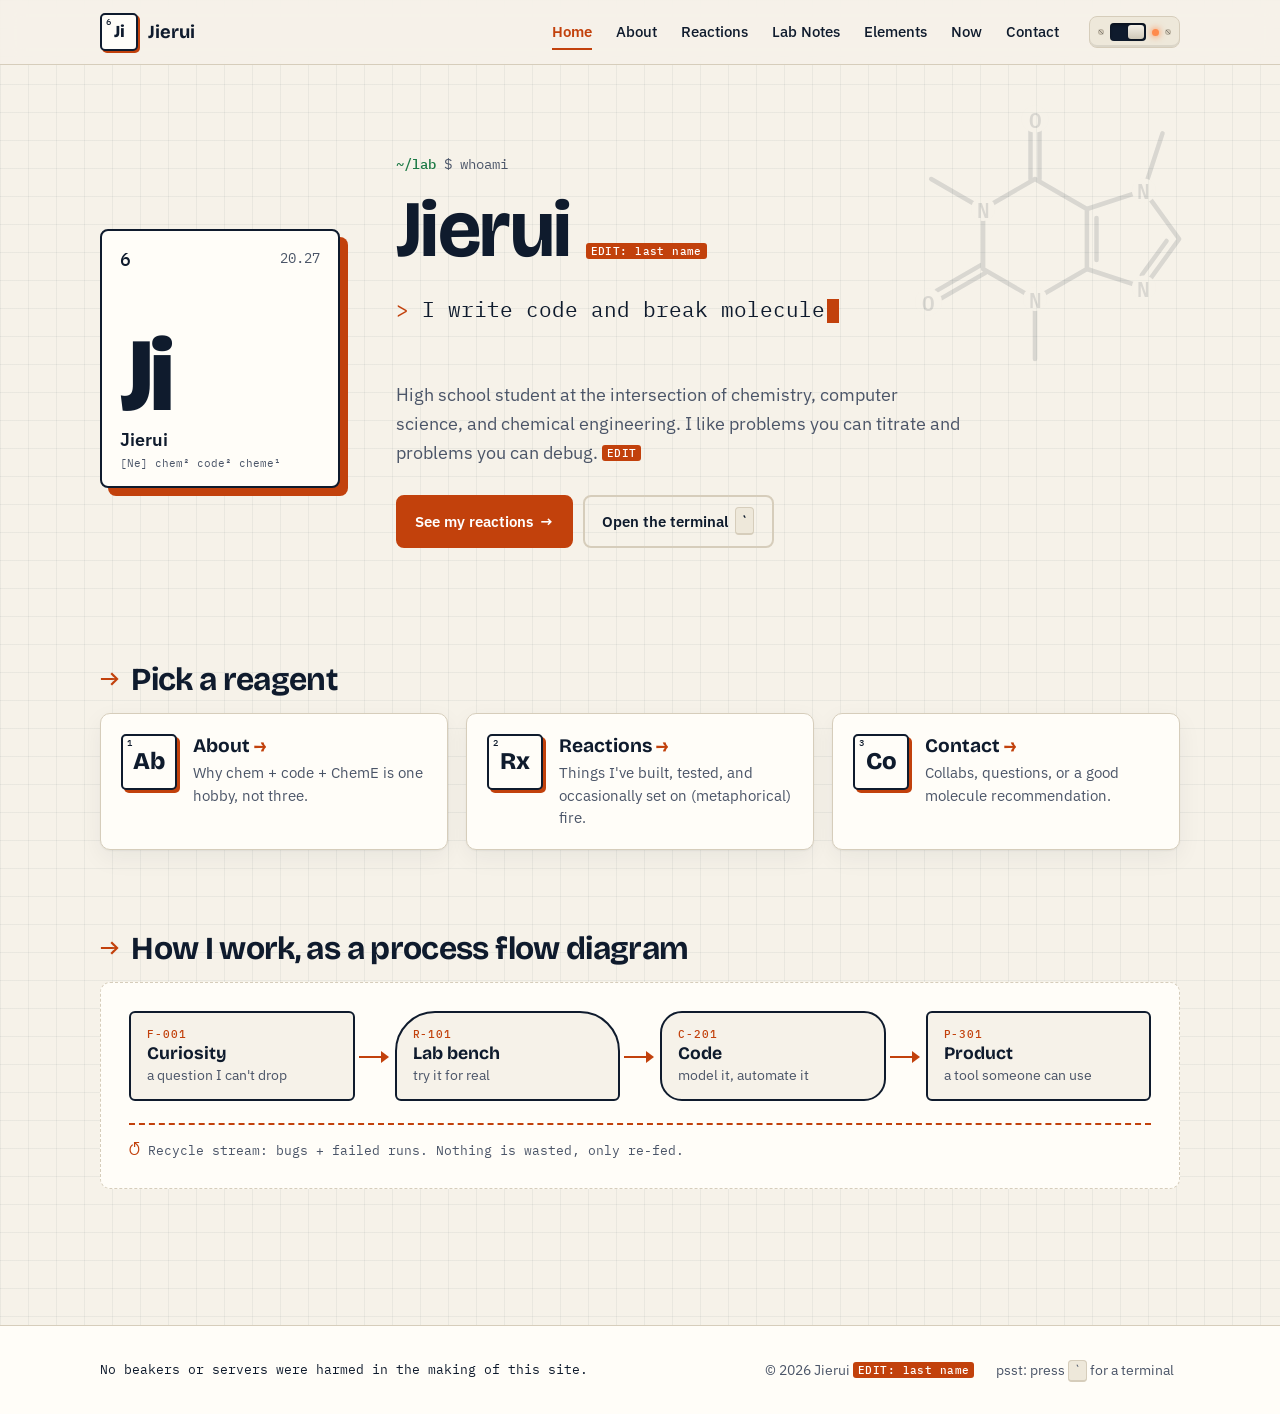
<file: index.html>
<!doctype html>
<html lang="en">
<head>
  <meta charset="utf-8">
  <meta name="viewport" content="width=device-width, initial-scale=1">
  <title>Jierui · chem, code & ChemE</title>
  <meta name="description" content="Jierui: high school student into chemistry, computer science, and chemical engineering.">
  <script>
    /* Set theme + "js" flag before first paint so there's no flash. */
    (function () {
      var d = document.documentElement, t;
      d.classList.add("js");
      try { t = localStorage.getItem("theme"); } catch (e) {}
      if (t !== "light" && t !== "dark") t = matchMedia("(prefers-color-scheme: dark)").matches ? "dark" : "light";
      d.dataset.theme = t;
    })();
  </script>
  <link rel="icon" href="favicon.svg" type="image/svg+xml">
  <link rel="preconnect" href="https://fonts.googleapis.com">
  <link rel="preconnect" href="https://fonts.gstatic.com" crossorigin>
  <link rel="stylesheet" href="https://fonts.googleapis.com/css2?family=Bricolage+Grotesque:opsz,wght@12..96,500..800&family=IBM+Plex+Mono:wght@400;500;600&family=IBM+Plex+Sans:ital,wght@0,400;0,500;0,600;1,400&display=swap">
  <link rel="stylesheet" href="styles.css">
  <script src="data.js" defer></script>
  <script src="script.js" defer></script>
</head>
<body data-page="home">
  <a class="skip-link" href="#main">Skip to content</a>
  <header class="site-header" id="site-header"></header>

  <main id="main" tabindex="-1">
    <noscript><p class="wrap" style="padding-top:40px">This site builds its pages with JavaScript (it's a code kid's site, of course there's a script). Please turn it on to see the content.</p></noscript>
    <section class="wrap hero" aria-labelledby="hero-name">
      <div id="hero-tile"></div>
      <div class="hero-text">
        <p class="prompt"><span class="prompt-path">~/lab</span> $ whoami</p>
        <h1 id="hero-name">Jierui</h1>
        <p class="tagline" id="tagline"></p>
        <p class="hero-intro" id="hero-intro"></p>
        <p class="link-row">
          <a class="btn" href="projects.html">See my reactions <span aria-hidden="true">→</span></a>
          <button class="btn btn--ghost" type="button" data-terminal>Open the terminal <kbd aria-hidden="true">`</kbd></button>
        </p>
      </div>
      <div class="hero-molecule" data-molecule></div>
    </section>

    <section class="wrap section" aria-labelledby="start-title">
      <h2 class="section-title" id="start-title">Pick a reagent</h2>
      <ul class="home-tiles" id="home-tiles"></ul>
    </section>

    <section class="wrap section" aria-labelledby="pfd-title">
      <h2 class="section-title" id="pfd-title">How I work, as a process flow diagram</h2>
      <div class="pfd" id="pfd"></div>
    </section>
  </main>

  <footer class="site-footer" id="site-footer"></footer>
</body>
</html>
</file>
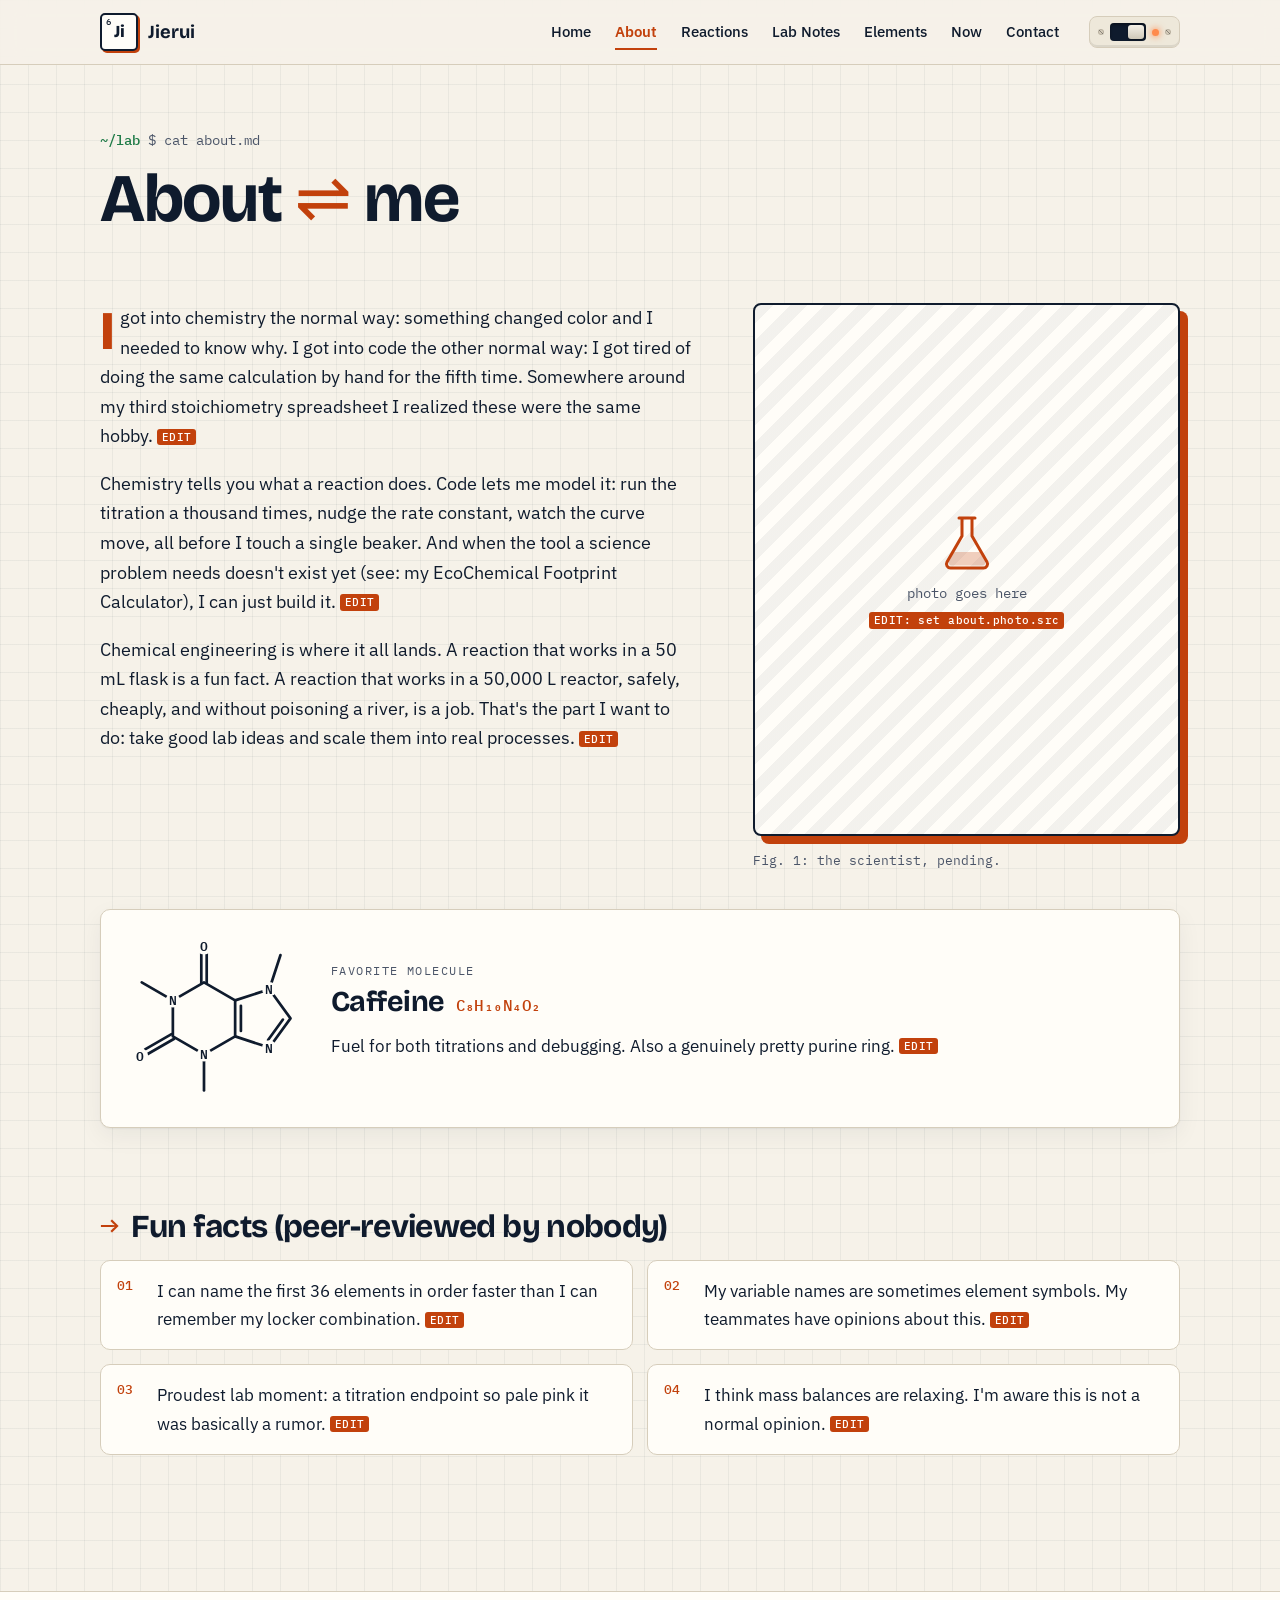
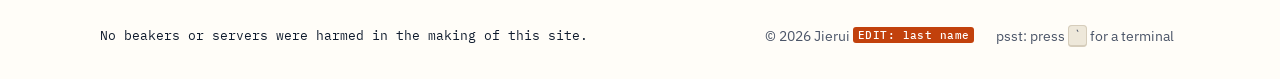
<file: about.html>
<!doctype html>
<html lang="en">
<head>
  <meta charset="utf-8">
  <meta name="viewport" content="width=device-width, initial-scale=1">
  <title>About · Jierui</title>
  <meta name="description" content="Why chemistry, computer science, and chemical engineering are one hobby, not three.">
  <script>
    /* Set theme + "js" flag before first paint so there's no flash. */
    (function () {
      var d = document.documentElement, t;
      d.classList.add("js");
      try { t = localStorage.getItem("theme"); } catch (e) {}
      if (t !== "light" && t !== "dark") t = matchMedia("(prefers-color-scheme: dark)").matches ? "dark" : "light";
      d.dataset.theme = t;
    })();
  </script>
  <link rel="icon" href="favicon.svg" type="image/svg+xml">
  <link rel="preconnect" href="https://fonts.googleapis.com">
  <link rel="preconnect" href="https://fonts.gstatic.com" crossorigin>
  <link rel="stylesheet" href="https://fonts.googleapis.com/css2?family=Bricolage+Grotesque:opsz,wght@12..96,500..800&family=IBM+Plex+Mono:wght@400;500;600&family=IBM+Plex+Sans:ital,wght@0,400;0,500;0,600;1,400&display=swap">
  <link rel="stylesheet" href="styles.css">
  <script src="data.js" defer></script>
  <script src="script.js" defer></script>
</head>
<body data-page="about">
  <a class="skip-link" href="#main">Skip to content</a>
  <header class="site-header" id="site-header"></header>

  <main id="main" tabindex="-1">
    <noscript><p class="wrap" style="padding-top:40px">This site builds its pages with JavaScript (it's a code kid's site, of course there's a script). Please turn it on to see the content.</p></noscript>
    <section class="wrap page-head">
      <p class="prompt"><span class="prompt-path">~/lab</span> $ cat about.md</p>
      <h1>About <span class="rx-arrow" aria-hidden="true">⇌</span> me</h1>

    </section>

    <section class="wrap about-grid">
      <div class="about-text" id="about-text"></div>
      <figure class="photo reveal">
        <div id="about-photo"></div>
        <figcaption id="about-photo-caption"></figcaption>
      </figure>
    </section>

    <section class="wrap section">
      <div class="card fav-molecule reveal" id="fav-molecule"></div>
    </section>

    <section class="wrap section" aria-labelledby="facts-title">
      <h2 class="section-title" id="facts-title">Fun facts (peer-reviewed by nobody)</h2>
      <ul class="fun-facts" id="fun-facts"></ul>
    </section>
  </main>

  <footer class="site-footer" id="site-footer"></footer>
</body>
</html>
</file>
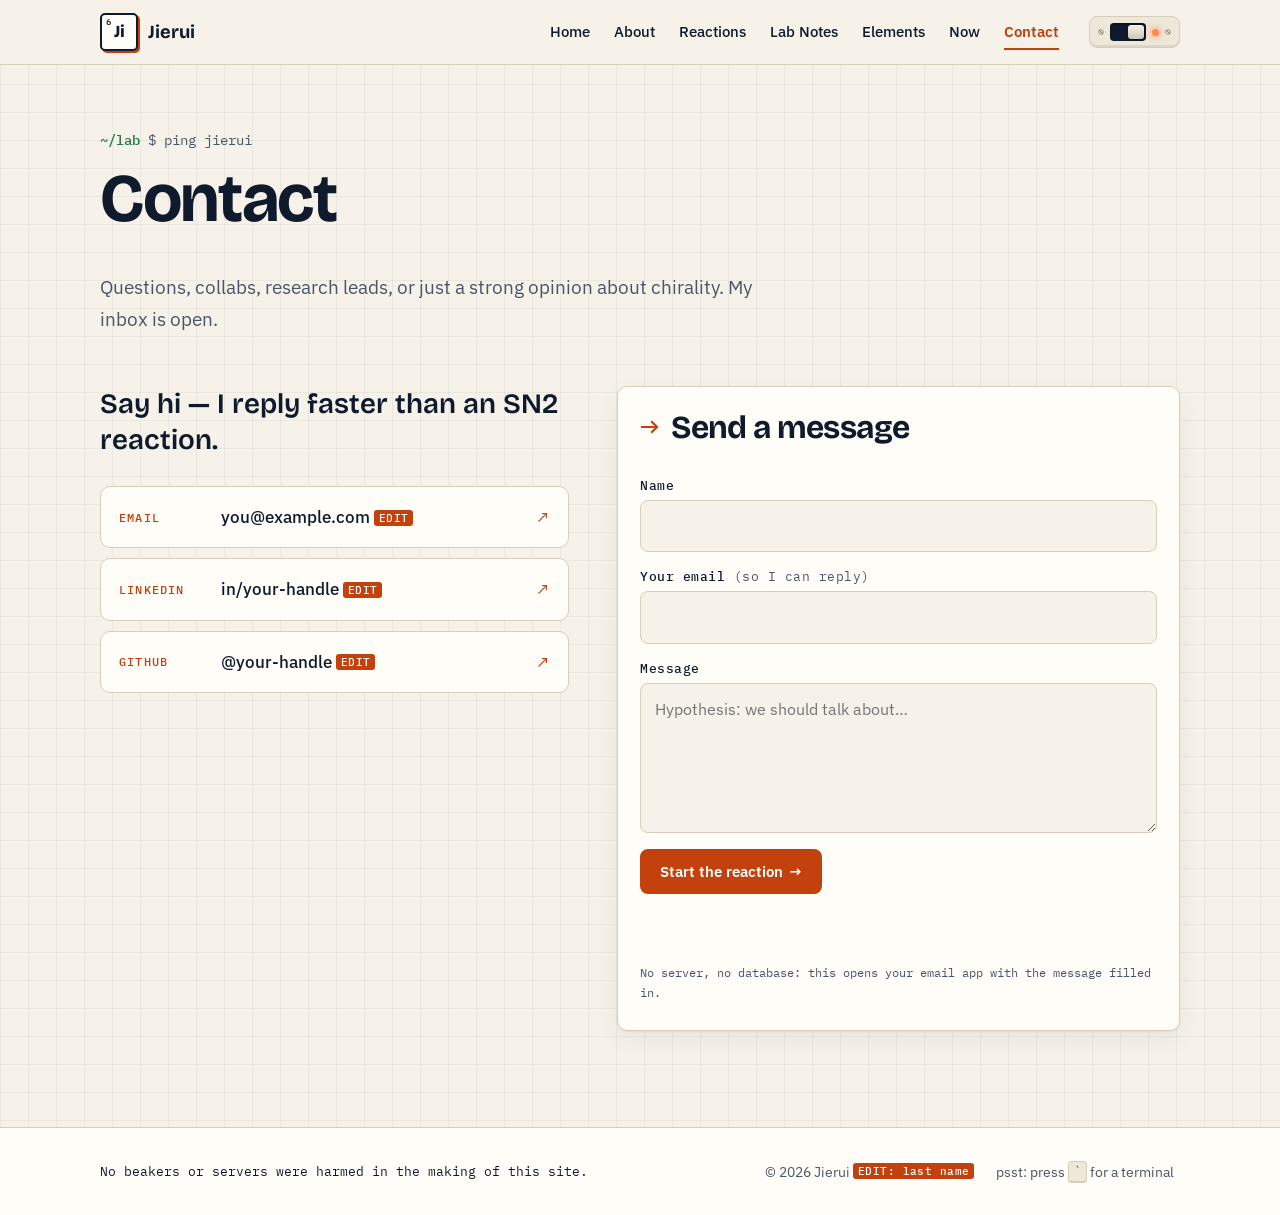
<file: contact.html>
<!doctype html>
<html lang="en">
<head>
  <meta charset="utf-8">
  <meta name="viewport" content="width=device-width, initial-scale=1">
  <title>Contact · Jierui</title>
  <meta name="description" content="Email, LinkedIn, GitHub, or a message straight from this page.">
  <script>
    /* Set theme + "js" flag before first paint so there's no flash. */
    (function () {
      var d = document.documentElement, t;
      d.classList.add("js");
      try { t = localStorage.getItem("theme"); } catch (e) {}
      if (t !== "light" && t !== "dark") t = matchMedia("(prefers-color-scheme: dark)").matches ? "dark" : "light";
      d.dataset.theme = t;
    })();
  </script>
  <link rel="icon" href="favicon.svg" type="image/svg+xml">
  <link rel="preconnect" href="https://fonts.googleapis.com">
  <link rel="preconnect" href="https://fonts.gstatic.com" crossorigin>
  <link rel="stylesheet" href="https://fonts.googleapis.com/css2?family=Bricolage+Grotesque:opsz,wght@12..96,500..800&family=IBM+Plex+Mono:wght@400;500;600&family=IBM+Plex+Sans:ital,wght@0,400;0,500;0,600;1,400&display=swap">
  <link rel="stylesheet" href="styles.css">
  <script src="data.js" defer></script>
  <script src="script.js" defer></script>
</head>
<body data-page="contact">
  <a class="skip-link" href="#main">Skip to content</a>
  <header class="site-header" id="site-header"></header>

  <main id="main" tabindex="-1">
    <noscript><p class="wrap" style="padding-top:40px">This site builds its pages with JavaScript (it's a code kid's site, of course there's a script). Please turn it on to see the content.</p></noscript>
    <section class="wrap page-head">
      <p class="prompt"><span class="prompt-path">~/lab</span> $ ping jierui</p>
      <h1>Contact</h1>
      <p class="lede" id="page-lede"></p>
    </section>

    <section class="wrap contact-grid">
      <div>
        <p class="contact-line" id="contact-line"></p>
        <ul class="contact-links" id="contact-links"></ul>
      </div>

      <form class="card form" id="contact-form" method="post" enctype="text/plain" action="mailto:">
        <h2 class="section-title">Send a message</h2>
        <div class="field">
          <label for="f-name">Name</label>
          <input id="f-name" name="name" type="text" autocomplete="name" required>
        </div>
        <div class="field">
          <label for="f-email">Your email <span class="hint">(so I can reply)</span></label>
          <input id="f-email" name="email" type="email" autocomplete="email">
        </div>
        <div class="field">
          <label for="f-msg">Message</label>
          <textarea id="f-msg" name="message" required placeholder="Hypothesis: we should talk about…"></textarea>
        </div>
        <p><button class="btn" type="submit">Start the reaction <span aria-hidden="true">→</span></button></p>
        <p class="form-status" id="form-status" role="status"></p>
        <p class="kicker" style="text-transform:none;letter-spacing:0">No server, no database: this opens your email app with the message filled in.</p>
      </form>
    </section>
  </main>

  <footer class="site-footer" id="site-footer"></footer>
</body>
</html>
</file>
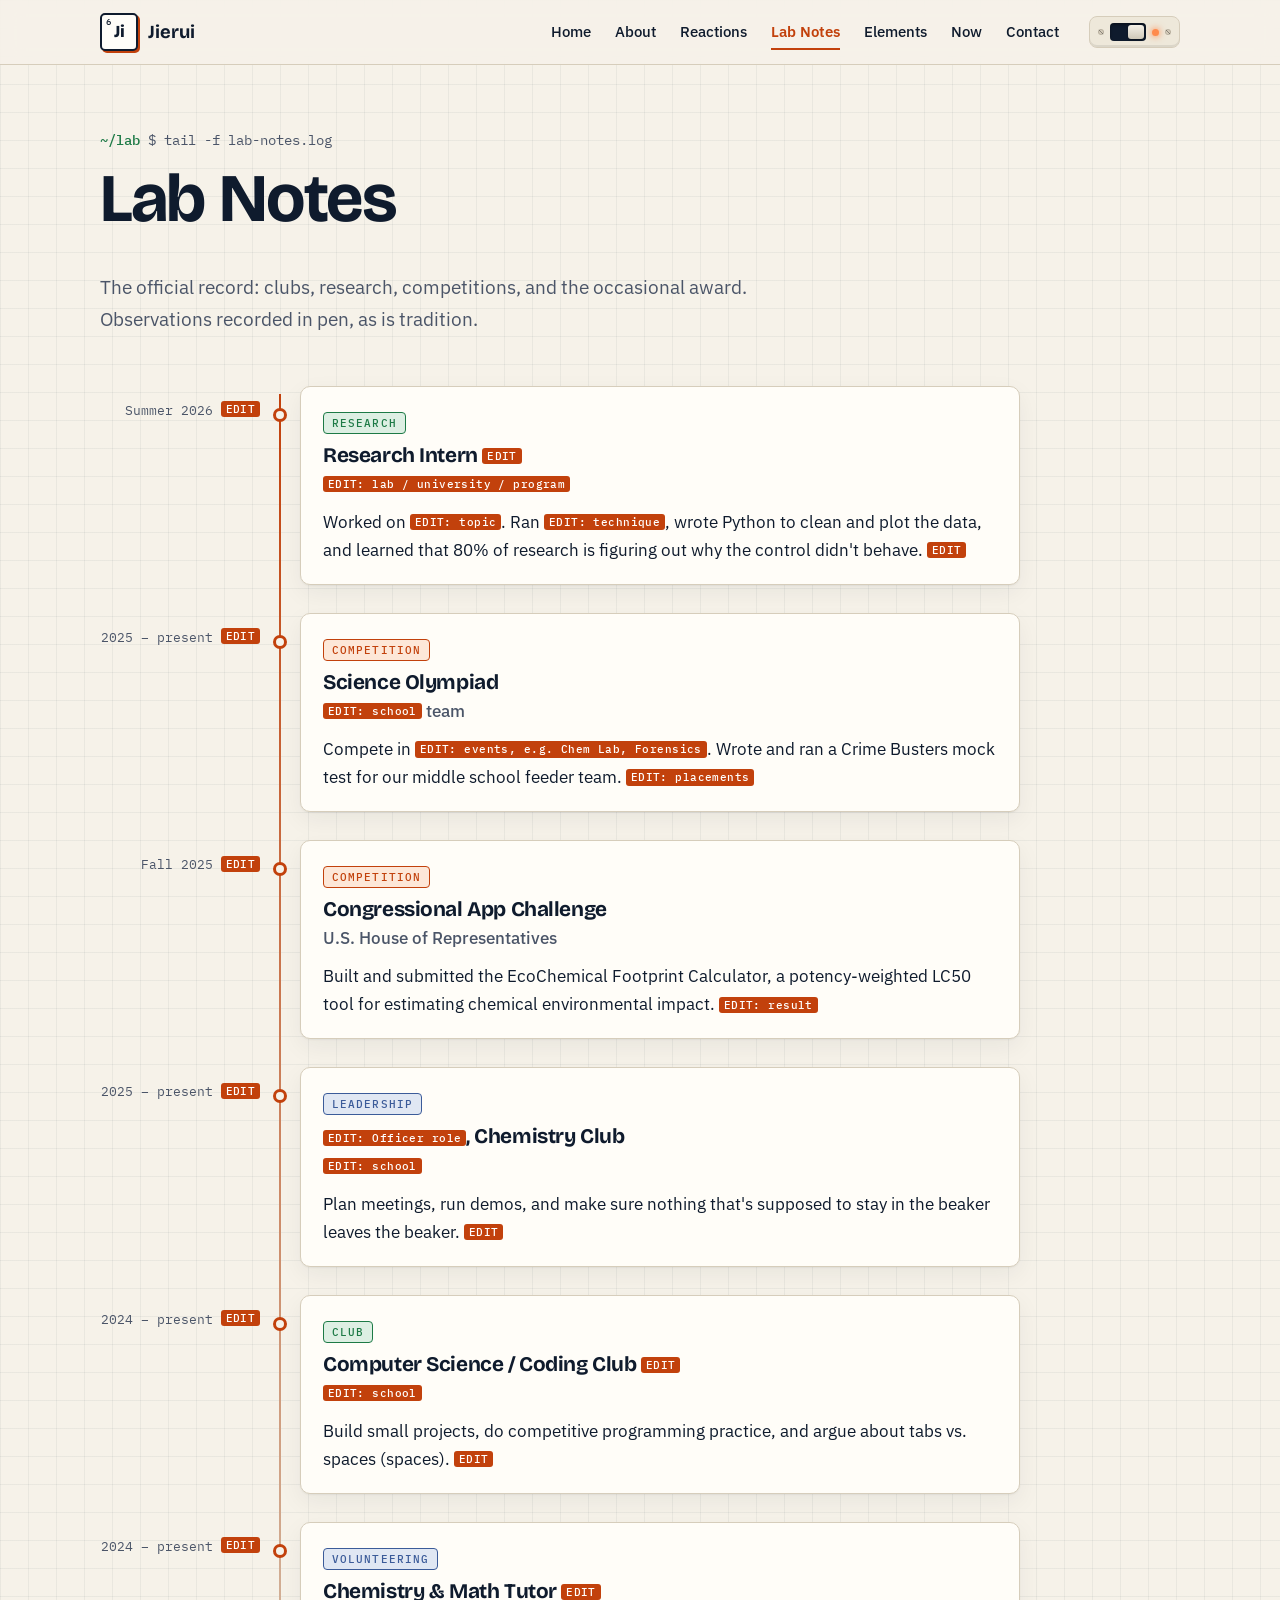
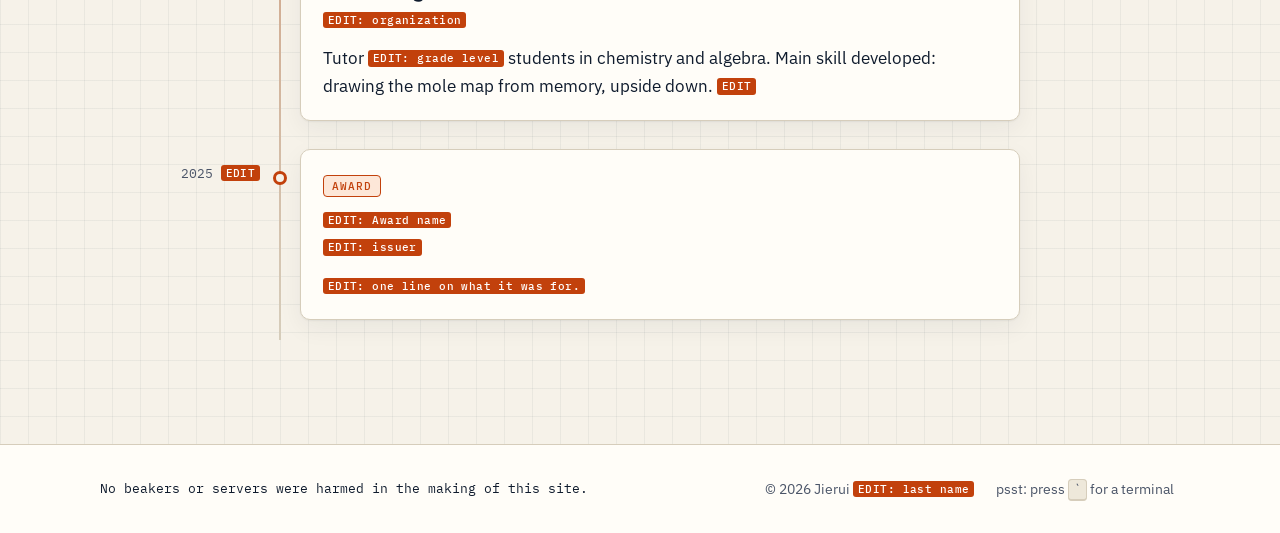
<file: experience.html>
<!doctype html>
<html lang="en">
<head>
  <meta charset="utf-8">
  <meta name="viewport" content="width=device-width, initial-scale=1">
  <title>Lab Notes · Jierui</title>
  <meta name="description" content="Clubs, research, competitions, leadership, and awards.">
  <script>
    /* Set theme + "js" flag before first paint so there's no flash. */
    (function () {
      var d = document.documentElement, t;
      d.classList.add("js");
      try { t = localStorage.getItem("theme"); } catch (e) {}
      if (t !== "light" && t !== "dark") t = matchMedia("(prefers-color-scheme: dark)").matches ? "dark" : "light";
      d.dataset.theme = t;
    })();
  </script>
  <link rel="icon" href="favicon.svg" type="image/svg+xml">
  <link rel="preconnect" href="https://fonts.googleapis.com">
  <link rel="preconnect" href="https://fonts.gstatic.com" crossorigin>
  <link rel="stylesheet" href="https://fonts.googleapis.com/css2?family=Bricolage+Grotesque:opsz,wght@12..96,500..800&family=IBM+Plex+Mono:wght@400;500;600&family=IBM+Plex+Sans:ital,wght@0,400;0,500;0,600;1,400&display=swap">
  <link rel="stylesheet" href="styles.css">
  <script src="data.js" defer></script>
  <script src="script.js" defer></script>
</head>
<body data-page="experience">
  <a class="skip-link" href="#main">Skip to content</a>
  <header class="site-header" id="site-header"></header>

  <main id="main" tabindex="-1">
    <noscript><p class="wrap" style="padding-top:40px">This site builds its pages with JavaScript (it's a code kid's site, of course there's a script). Please turn it on to see the content.</p></noscript>
    <section class="wrap page-head">
      <p class="prompt"><span class="prompt-path">~/lab</span> $ tail -f lab-notes.log</p>
      <h1>Lab Notes</h1>
      <p class="lede" id="page-lede"></p>
    </section>

    <section class="wrap" aria-label="Timeline">
      <ol class="timeline" id="timeline"></ol>
    </section>
  </main>

  <footer class="site-footer" id="site-footer"></footer>
</body>
</html>
</file>
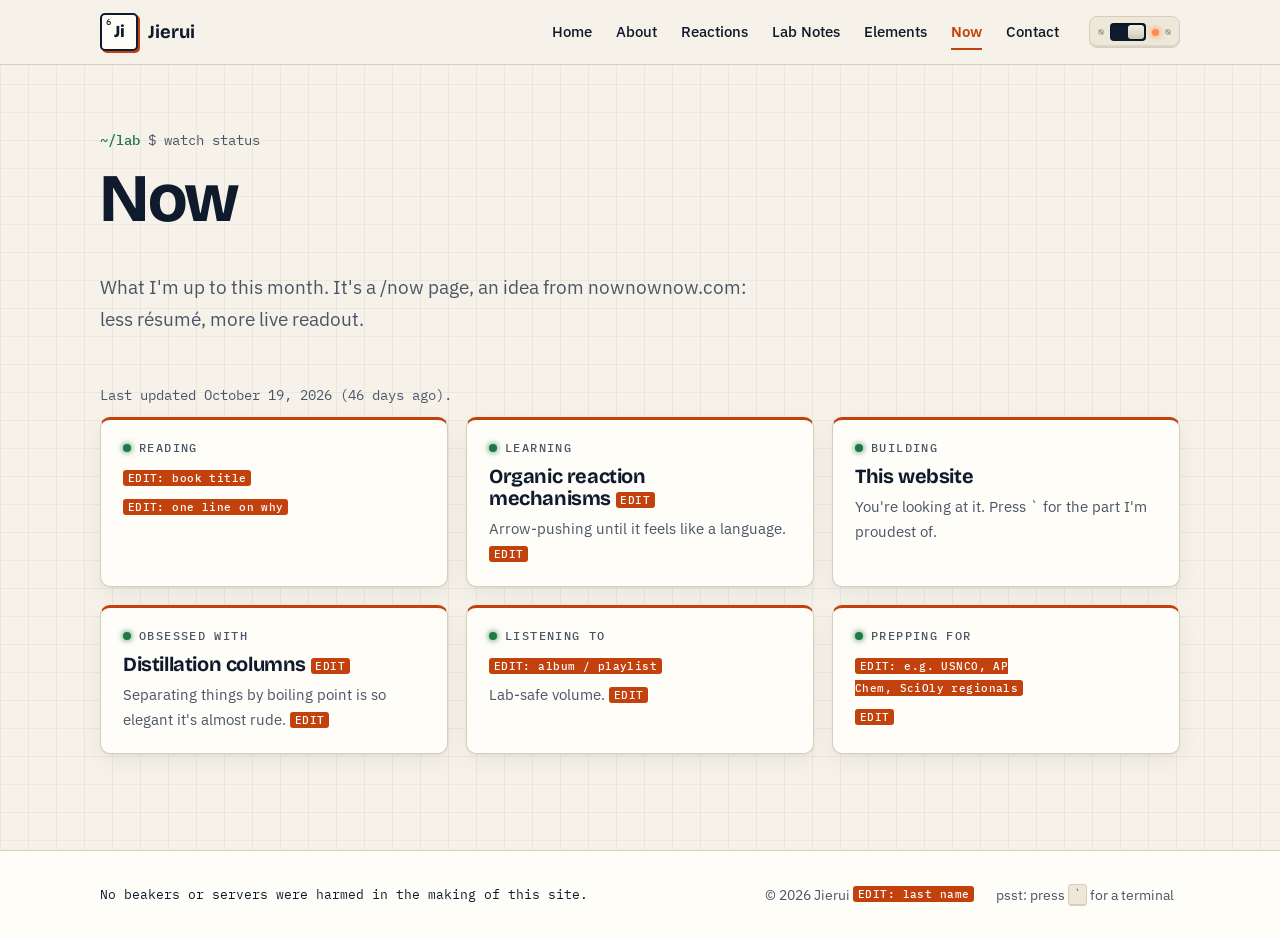
<file: now.html>
<!doctype html>
<html lang="en">
<head>
  <meta charset="utf-8">
  <meta name="viewport" content="width=device-width, initial-scale=1">
  <title>Now · Jierui</title>
  <meta name="description" content="What I'm reading, learning, building, and obsessed with right now.">
  <script>
    /* Set theme + "js" flag before first paint so there's no flash. */
    (function () {
      var d = document.documentElement, t;
      d.classList.add("js");
      try { t = localStorage.getItem("theme"); } catch (e) {}
      if (t !== "light" && t !== "dark") t = matchMedia("(prefers-color-scheme: dark)").matches ? "dark" : "light";
      d.dataset.theme = t;
    })();
  </script>
  <link rel="icon" href="favicon.svg" type="image/svg+xml">
  <link rel="preconnect" href="https://fonts.googleapis.com">
  <link rel="preconnect" href="https://fonts.gstatic.com" crossorigin>
  <link rel="stylesheet" href="https://fonts.googleapis.com/css2?family=Bricolage+Grotesque:opsz,wght@12..96,500..800&family=IBM+Plex+Mono:wght@400;500;600&family=IBM+Plex+Sans:ital,wght@0,400;0,500;0,600;1,400&display=swap">
  <link rel="stylesheet" href="styles.css">
  <script src="data.js" defer></script>
  <script src="script.js" defer></script>
</head>
<body data-page="now">
  <a class="skip-link" href="#main">Skip to content</a>
  <header class="site-header" id="site-header"></header>

  <main id="main" tabindex="-1">
    <noscript><p class="wrap" style="padding-top:40px">This site builds its pages with JavaScript (it's a code kid's site, of course there's a script). Please turn it on to see the content.</p></noscript>
    <section class="wrap page-head">
      <p class="prompt"><span class="prompt-path">~/lab</span> $ watch status</p>
      <h1>Now</h1>
      <p class="lede" id="page-lede"></p>
    </section>

    <section class="wrap" aria-label="Status board">
      <p class="now-updated" id="now-updated"></p>
      <ul class="now-board" id="now-board"></ul>
    </section>
  </main>

  <footer class="site-footer" id="site-footer"></footer>
</body>
</html>
</file>
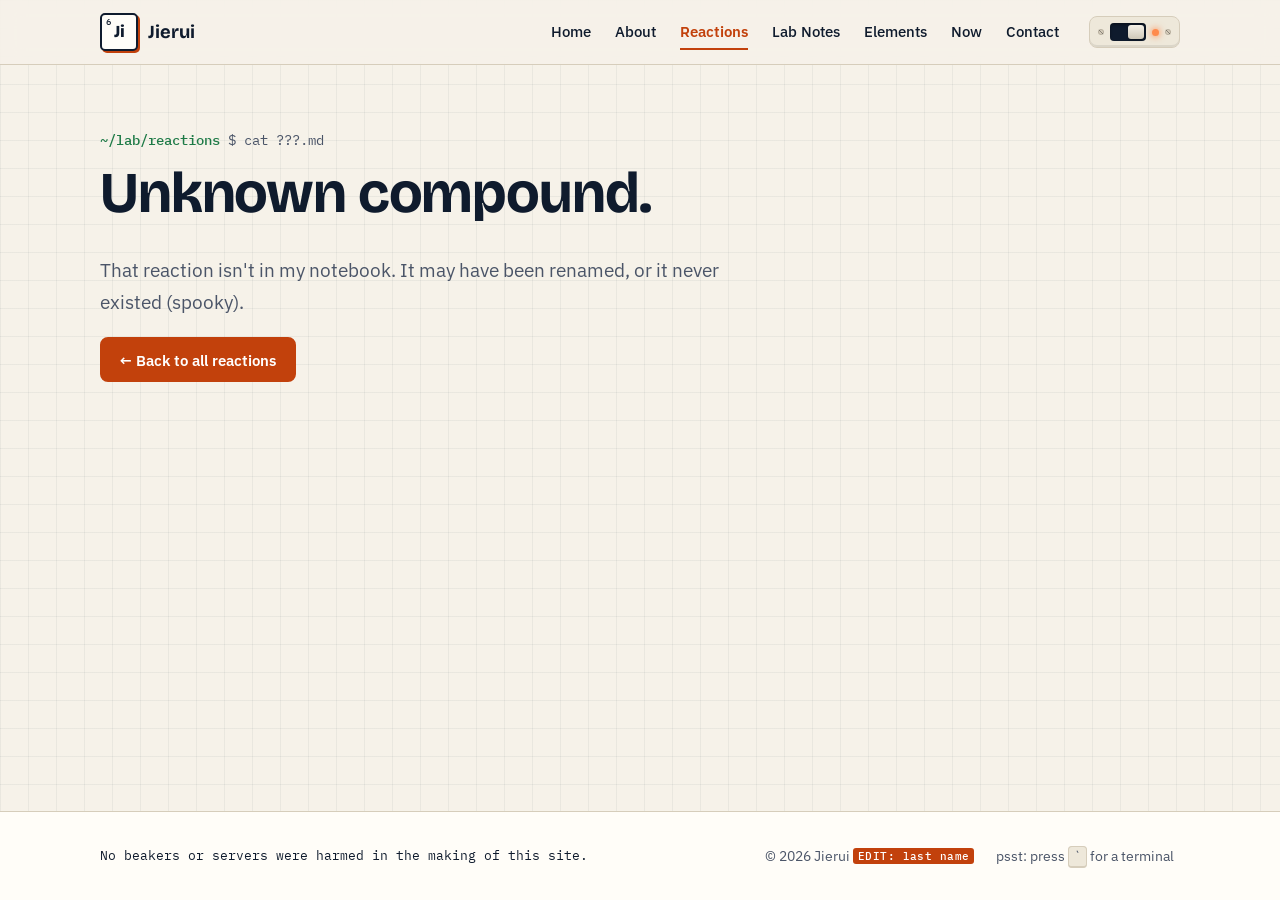
<file: project.html>
<!doctype html>
<html lang="en">
<head>
  <meta charset="utf-8">
  <meta name="viewport" content="width=device-width, initial-scale=1">
  <title>Reaction · Jierui</title>
  <meta name="description" content="Project lab report: the problem, what I built, and what I learned.">
  <script>
    /* Set theme + "js" flag before first paint so there's no flash. */
    (function () {
      var d = document.documentElement, t;
      d.classList.add("js");
      try { t = localStorage.getItem("theme"); } catch (e) {}
      if (t !== "light" && t !== "dark") t = matchMedia("(prefers-color-scheme: dark)").matches ? "dark" : "light";
      d.dataset.theme = t;
    })();
  </script>
  <link rel="icon" href="favicon.svg" type="image/svg+xml">
  <link rel="preconnect" href="https://fonts.googleapis.com">
  <link rel="preconnect" href="https://fonts.gstatic.com" crossorigin>
  <link rel="stylesheet" href="https://fonts.googleapis.com/css2?family=Bricolage+Grotesque:opsz,wght@12..96,500..800&family=IBM+Plex+Mono:wght@400;500;600&family=IBM+Plex+Sans:ital,wght@0,400;0,500;0,600;1,400&display=swap">
  <link rel="stylesheet" href="styles.css">
  <script src="data.js" defer></script>
  <script src="script.js" defer></script>
</head>
<body data-page="project" data-nav="projects">
  <a class="skip-link" href="#main">Skip to content</a>
  <header class="site-header" id="site-header"></header>

  <main id="main" tabindex="-1">
    <noscript><p class="wrap" style="padding-top:40px">This site builds its pages with JavaScript (it's a code kid's site, of course there's a script). Please turn it on to see the content.</p></noscript>
    <div class="wrap project-page" id="project-detail"></div>
  </main>

  <footer class="site-footer" id="site-footer"></footer>
</body>
</html>
</file>
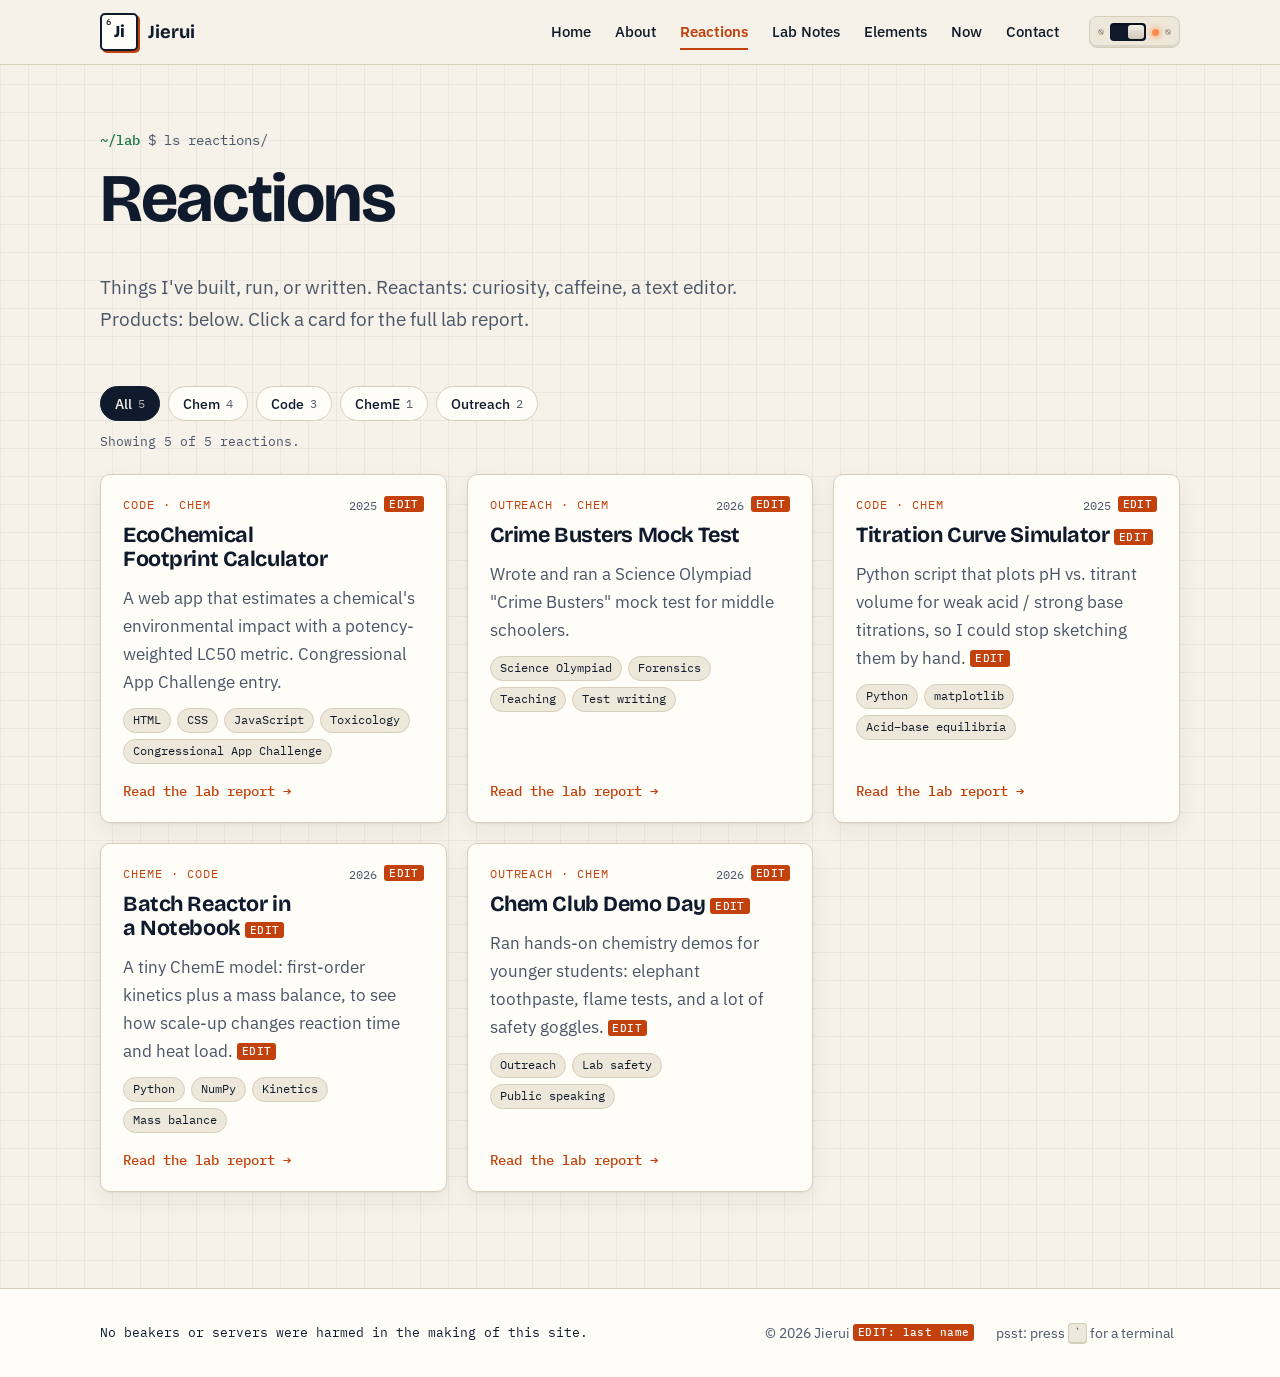
<file: projects.html>
<!doctype html>
<html lang="en">
<head>
  <meta charset="utf-8">
  <meta name="viewport" content="width=device-width, initial-scale=1">
  <title>Reactions · Jierui</title>
  <meta name="description" content="Projects in chemistry, code, chemical engineering, and STEM outreach.">
  <script>
    /* Set theme + "js" flag before first paint so there's no flash. */
    (function () {
      var d = document.documentElement, t;
      d.classList.add("js");
      try { t = localStorage.getItem("theme"); } catch (e) {}
      if (t !== "light" && t !== "dark") t = matchMedia("(prefers-color-scheme: dark)").matches ? "dark" : "light";
      d.dataset.theme = t;
    })();
  </script>
  <link rel="icon" href="favicon.svg" type="image/svg+xml">
  <link rel="preconnect" href="https://fonts.googleapis.com">
  <link rel="preconnect" href="https://fonts.gstatic.com" crossorigin>
  <link rel="stylesheet" href="https://fonts.googleapis.com/css2?family=Bricolage+Grotesque:opsz,wght@12..96,500..800&family=IBM+Plex+Mono:wght@400;500;600&family=IBM+Plex+Sans:ital,wght@0,400;0,500;0,600;1,400&display=swap">
  <link rel="stylesheet" href="styles.css">
  <script src="data.js" defer></script>
  <script src="script.js" defer></script>
</head>
<body data-page="projects">
  <a class="skip-link" href="#main">Skip to content</a>
  <header class="site-header" id="site-header"></header>

  <main id="main" tabindex="-1">
    <noscript><p class="wrap" style="padding-top:40px">This site builds its pages with JavaScript (it's a code kid's site, of course there's a script). Please turn it on to see the content.</p></noscript>
    <section class="wrap page-head">
      <p class="prompt"><span class="prompt-path">~/lab</span> $ ls reactions/</p>
      <h1>Reactions</h1>
      <p class="lede" id="page-lede"></p>
    </section>

    <section class="wrap" aria-label="Projects">
      <div class="filters" id="project-filters" role="group" aria-label="Filter reactions by tag"></div>
      <p class="filter-status" id="project-count" role="status"></p>
      <div class="project-grid" id="project-grid"></div>
    </section>
  </main>

  <footer class="site-footer" id="site-footer"></footer>
</body>
</html>
</file>
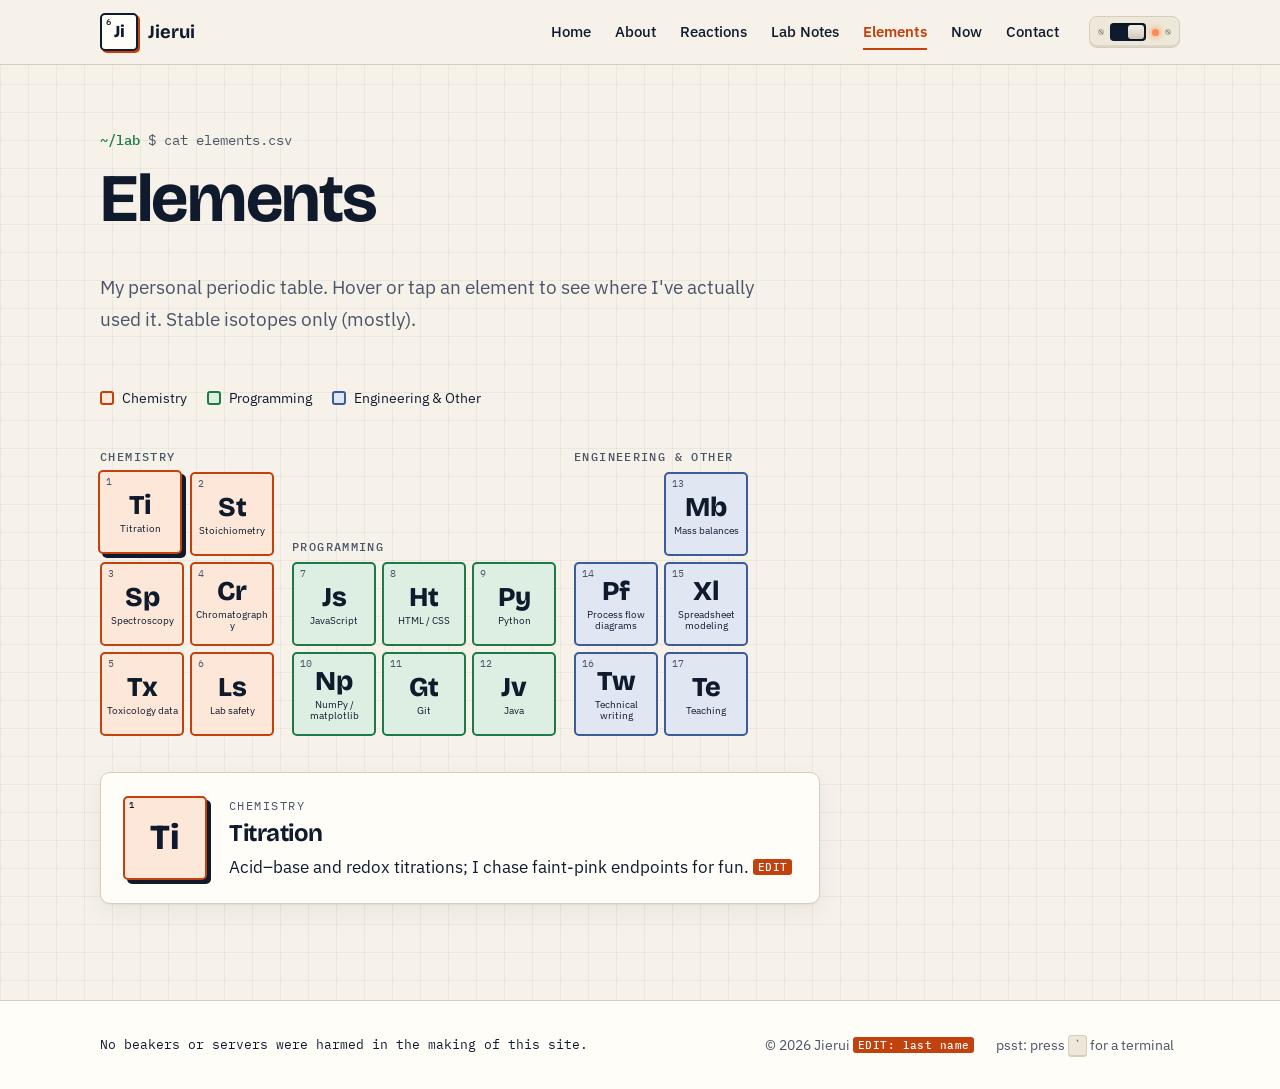
<file: skills.html>
<!doctype html>
<html lang="en">
<head>
  <meta charset="utf-8">
  <meta name="viewport" content="width=device-width, initial-scale=1">
  <title>Elements · Jierui</title>
  <meta name="description" content="Skills in chemistry, programming, and engineering, arranged as a tiny periodic table.">
  <script>
    /* Set theme + "js" flag before first paint so there's no flash. */
    (function () {
      var d = document.documentElement, t;
      d.classList.add("js");
      try { t = localStorage.getItem("theme"); } catch (e) {}
      if (t !== "light" && t !== "dark") t = matchMedia("(prefers-color-scheme: dark)").matches ? "dark" : "light";
      d.dataset.theme = t;
    })();
  </script>
  <link rel="icon" href="favicon.svg" type="image/svg+xml">
  <link rel="preconnect" href="https://fonts.googleapis.com">
  <link rel="preconnect" href="https://fonts.gstatic.com" crossorigin>
  <link rel="stylesheet" href="https://fonts.googleapis.com/css2?family=Bricolage+Grotesque:opsz,wght@12..96,500..800&family=IBM+Plex+Mono:wght@400;500;600&family=IBM+Plex+Sans:ital,wght@0,400;0,500;0,600;1,400&display=swap">
  <link rel="stylesheet" href="styles.css">
  <script src="data.js" defer></script>
  <script src="script.js" defer></script>
</head>
<body data-page="skills">
  <a class="skip-link" href="#main">Skip to content</a>
  <header class="site-header" id="site-header"></header>

  <main id="main" tabindex="-1">
    <noscript><p class="wrap" style="padding-top:40px">This site builds its pages with JavaScript (it's a code kid's site, of course there's a script). Please turn it on to see the content.</p></noscript>
    <section class="wrap page-head">
      <p class="prompt"><span class="prompt-path">~/lab</span> $ cat elements.csv</p>
      <h1>Elements</h1>
      <p class="lede" id="page-lede"></p>
    </section>

    <section class="wrap" aria-label="Skills periodic table">
      <ul class="legend" id="skill-legend" aria-label="Legend"></ul>
      <div class="ptable" id="skill-table"></div>
      <div class="card skill-detail" id="skill-detail" aria-live="polite"></div>
    </section>
  </main>

  <footer class="site-footer" id="site-footer"></footer>
</body>
</html>
</file>
<file: styles.css>
/* =====================================================================
   styles.css: where the lab meets the terminal
   Colors live in the tokens below; swap --accent to re-theme everything.
   ===================================================================== */

/* ---------- tokens ---------- */

:root {
  --bg: #f6f2e9;
  --bg-grid: rgba(15, 27, 45, 0.05);
  --surface: #fffdf8;
  --surface-2: #eee8da;
  --ink: #0f1b2d;
  --muted: #4b5568;
  --line: #d6cdbb;
  --accent: #c2410c;          /* reaction orange, darkened for contrast on off-white */
  --accent-strong: #9a3412;
  --accent-ink: #ffffff;
  --accent-soft: #fbe2d3;
  --term: #1d7a46;            /* terminal green, used sparingly */

  --chem: #c2410c;  --chem-bg: #fde7d8;
  --code: #1d7a46;  --code-bg: #ddefe3;
  --eng:  #3b5b99;  --eng-bg:  #e0e7f3;

  --shadow: 0 1px 2px rgba(15, 27, 45, 0.06), 0 8px 24px rgba(15, 27, 45, 0.06);

  --font-display: "Bricolage Grotesque", "Segoe UI", system-ui, sans-serif;
  --font-body: "IBM Plex Sans", "Segoe UI", system-ui, sans-serif;
  --font-mono: "IBM Plex Mono", ui-monospace, "Cascadia Mono", Consolas, monospace;

  --radius: 10px;
  --wrap: 1120px;
  color-scheme: light;
}

:root[data-theme="dark"] {
  --bg: #0b1424;
  --bg-grid: rgba(243, 239, 230, 0.035);
  --surface: #111e35;
  --surface-2: #182a48;
  --ink: #f3efe6;
  --muted: #a9b4c6;
  --line: #26385c;
  --accent: #ff8a4c;
  --accent-strong: #ffb088;
  --accent-ink: #0b1424;
  --accent-soft: #3a2418;
  --term: #5ee69a;

  --chem: #ff8a4c;  --chem-bg: #35221a;
  --code: #5ee69a;  --code-bg: #12321f;
  --eng:  #8fb0ff;  --eng-bg:  #1a2a4b;

  --shadow: 0 1px 2px rgba(0, 0, 0, 0.3), 0 10px 30px rgba(0, 0, 0, 0.25);
  color-scheme: dark;
}

/* No JS at all? Still follow the system setting. */
@media (prefers-color-scheme: dark) {
  :root:not([data-theme]) {
    --bg: #0b1424; --bg-grid: rgba(243, 239, 230, 0.035); --surface: #111e35; --surface-2: #182a48;
    --ink: #f3efe6; --muted: #a9b4c6; --line: #26385c; --accent: #ff8a4c; --accent-strong: #ffb088;
    --accent-ink: #0b1424; --accent-soft: #3a2418; --term: #5ee69a;
    color-scheme: dark;
  }
}

/* ---------- base ---------- */

*, *::before, *::after { box-sizing: border-box; }

html {
  -webkit-text-size-adjust: 100%;
  scroll-behavior: smooth;
}

body {
  margin: 0;
  min-height: 100vh;
  display: flex;
  flex-direction: column;
  font-family: var(--font-body);
  font-size: 1.0625rem;
  line-height: 1.65;
  color: var(--ink);
  background-color: var(--bg);
  /* graph paper, like the back half of every lab notebook */
  background-image:
    linear-gradient(var(--bg-grid) 1px, transparent 1px),
    linear-gradient(90deg, var(--bg-grid) 1px, transparent 1px);
  background-size: 28px 28px;
  transition: background-color 0.3s ease, color 0.3s ease;
}

main { flex: 1; outline: none; }

h1, h2, h3 {
  font-family: var(--font-display);
  line-height: 1.1;
  letter-spacing: -0.02em;
  margin: 0 0 0.5em;
  text-wrap: balance;
}

p { margin: 0 0 1em; }

a {
  color: var(--accent);
  text-underline-offset: 3px;
  text-decoration-thickness: 1.5px;
}
a:hover { color: var(--accent-strong); }

code, kbd {
  font-family: var(--font-mono);
  font-size: 0.88em;
  background: var(--surface-2);
  border-radius: 4px;
  padding: 0.1em 0.35em;
}
kbd { border: 1px solid var(--line); border-bottom-width: 2px; }

img { max-width: 100%; height: auto; display: block; }

:where(ul[class], ol[class]) { list-style: none; margin: 0; padding: 0; }

:focus-visible {
  outline: 3px solid var(--accent);
  outline-offset: 3px;
  border-radius: 4px;
}

::selection { background: var(--accent); color: var(--accent-ink); }

.wrap {
  width: 100%;
  max-width: var(--wrap);
  margin-inline: auto;
  padding-inline: 20px;
}

.sr-only {
  position: absolute !important;
  width: 1px; height: 1px;
  padding: 0; margin: -1px;
  overflow: hidden;
  clip: rect(0 0 0 0);
  white-space: nowrap;
  border: 0;
}

.skip-link {
  position: absolute;
  left: 16px;
  top: 12px;
  z-index: 100;
  padding: 10px 16px;
  background: var(--ink);
  color: var(--bg);
  font-weight: 600;
  border-radius: 6px;
  transform: translateY(-160%);
  transition: transform 0.15s ease;
}
.skip-link:focus { transform: none; color: var(--bg); }

.mono, .prompt, .kicker { font-family: var(--font-mono); }

.kicker {
  font-size: 0.75rem;
  text-transform: uppercase;
  letter-spacing: 0.12em;
  color: var(--muted);
  margin-bottom: 0.4em;
}

/* the little [EDIT] badges from data.js */
.edit-tag {
  font-family: var(--font-mono);
  font-size: 0.66rem;
  font-weight: 500;
  letter-spacing: 0.04em;
  line-height: 1.4;
  vertical-align: 0.15em;
  padding: 0.1em 0.45em;
  border-radius: 3px;
  background: var(--accent);
  color: var(--accent-ink);
  white-space: normal;
}

/* ---------- buttons ---------- */

.btn {
  display: inline-flex;
  align-items: center;
  gap: 0.45em;
  padding: 0.7em 1.15em;
  font: 600 0.95rem var(--font-body);
  color: var(--accent-ink);
  background: var(--accent);
  border: 2px solid var(--accent);
  border-radius: 8px;
  text-decoration: none;
  cursor: pointer;
  transition: transform 0.15s ease, background-color 0.15s ease, box-shadow 0.15s ease;
}
.btn:hover {
  color: var(--accent-ink);
  background: var(--accent-strong);
  border-color: var(--accent-strong);
  transform: translate(-1px, -1px);
  box-shadow: 3px 3px 0 var(--ink);
}
.btn--ghost { background: transparent; color: var(--ink); border-color: var(--line); }
.btn--ghost:hover { background: var(--surface); color: var(--ink); border-color: var(--ink); }

/* ---------- header / nav ---------- */

.site-header {
  position: sticky;
  top: 0;
  z-index: 50;
  background: var(--bg);
  background: color-mix(in srgb, var(--bg) 86%, transparent);
  -webkit-backdrop-filter: blur(10px);
  backdrop-filter: blur(10px);
  border-bottom: 1px solid var(--line);
}

.header-inner {
  position: relative;
  display: flex;
  align-items: center;
  gap: 20px;
  min-height: 64px;
}

.brand {
  display: inline-flex;
  align-items: center;
  gap: 10px;
  color: var(--ink);
  text-decoration: none;
  font-family: var(--font-display);
  font-weight: 700;
  font-size: 1.15rem;
  margin-right: auto;
}
.brand:hover { color: var(--ink); }

.brand-tile, .mini-tile {
  position: relative;
  display: inline-grid;
  place-items: center;
  font-family: var(--font-display);
  font-weight: 800;
  color: var(--ink);
  background: var(--surface);
  border: 2px solid var(--ink);
  border-radius: 5px;
}
.brand-tile {
  width: 38px; height: 38px;
  font-size: 1.05rem;
  box-shadow: 2px 2px 0 var(--accent);
  transition: transform 0.2s ease;
}
.brand:hover .brand-tile { transform: rotate(-6deg); }
.brand-tile small, .mini-tile small {
  position: absolute;
  top: 1px; left: 4px;
  font: 500 0.55rem var(--font-mono);
}

.site-nav ul {
  list-style: none;
  margin: 0;
  padding: 0;
  display: flex;
  gap: 4px;
}
.site-nav a {
  position: relative;
  display: block;
  padding: 8px 10px;
  color: var(--ink);
  text-decoration: none;
  font-weight: 500;
  font-size: 0.95rem;
  border-radius: 6px;
}
.site-nav a::after {
  content: "";
  position: absolute;
  left: 10px; right: 10px; bottom: 3px;
  height: 2px;
  background: var(--accent);
  transform: scaleX(0);
  transform-origin: left;
  transition: transform 0.2s ease;
}
.site-nav a:hover::after { transform: scaleX(1); }
.site-nav a[aria-current="page"] { color: var(--accent); font-weight: 600; }
.site-nav a[aria-current="page"]::after { transform: scaleX(1); }

/* hamburger */
.nav-toggle {
  display: none;
  width: 42px; height: 42px;
  padding: 0;
  border: 1px solid var(--line);
  border-radius: 8px;
  background: var(--surface);
  color: var(--ink);
  cursor: pointer;
}
.nav-toggle-bars,
.nav-toggle-bars::before,
.nav-toggle-bars::after {
  display: block;
  width: 20px; height: 2px;
  margin-inline: auto;
  background: currentColor;
  border-radius: 2px;
  transition: transform 0.2s ease, opacity 0.2s ease;
}
.nav-toggle-bars { position: relative; }
.nav-toggle-bars::before, .nav-toggle-bars::after { content: ""; position: absolute; left: 0; }
.nav-toggle-bars::before { top: -6px; }
.nav-toggle-bars::after { top: 6px; }
.nav-toggle[aria-expanded="true"] .nav-toggle-bars { background: transparent; }
.nav-toggle[aria-expanded="true"] .nav-toggle-bars::before { transform: translateY(6px) rotate(45deg); }
.nav-toggle[aria-expanded="true"] .nav-toggle-bars::after { transform: translateY(-6px) rotate(-45deg); }

/* ---------- lab switch (theme toggle) ---------- */

.lab-switch {
  padding: 0;
  border: 0;
  background: none;
  cursor: pointer;
  border-radius: 8px;
}
.lab-switch-plate {
  display: flex;
  align-items: center;
  gap: 6px;
  padding: 6px 8px;
  background: var(--surface-2);
  border: 1px solid var(--line);
  border-radius: 8px;
  box-shadow: inset 0 -2px 0 rgba(0, 0, 0, 0.08);
}
.screw {
  width: 6px; height: 6px;
  border-radius: 50%;
  background: var(--line);
  box-shadow: inset 0 0 0 1px rgba(0, 0, 0, 0.15);
  background-image: linear-gradient(45deg, transparent 45%, rgba(0, 0, 0, 0.35) 45% 55%, transparent 55%);
}
.lab-switch-track {
  position: relative;
  width: 36px; height: 18px;
  border-radius: 4px;
  background: var(--ink);
  box-shadow: inset 0 2px 3px rgba(0, 0, 0, 0.35);
}
.lab-switch-lever {
  position: absolute;
  top: 2px; left: 2px;
  width: 16px; height: 14px;
  border-radius: 3px;
  background: linear-gradient(#f5f1e8, #cfc8b8);
  box-shadow: 0 1px 2px rgba(0, 0, 0, 0.4);
  transition: transform 0.22s cubic-bezier(0.3, 1.4, 0.5, 1);
}
.lab-switch[aria-checked="true"] .lab-switch-lever { transform: translateX(16px); }
.lab-switch-led {
  width: 7px; height: 7px;
  border-radius: 50%;
  background: #5b6475;
  transition: background-color 0.2s ease, box-shadow 0.2s ease;
}
.lab-switch[aria-checked="true"] .lab-switch-led {
  background: #ff8a4c;
  box-shadow: 0 0 6px 1px rgba(255, 138, 76, 0.8);
}
.lab-switch:hover .lab-switch-plate { border-color: var(--ink); }

/* ---------- footer ---------- */

.site-footer {
  margin-top: 96px;
  border-top: 1px solid var(--line);
  background: var(--surface);
  font-size: 0.9rem;
}
.footer-inner {
  padding-block: 28px;
  display: flex;
  flex-wrap: wrap;
  align-items: center;
  justify-content: space-between;
  gap: 8px 24px;
}
.footer-inner p { margin: 0; }
.footer-joke { font-family: var(--font-mono); font-size: 0.82rem; }
.footer-meta {
  display: flex;
  flex-wrap: wrap;
  align-items: center;
  gap: 4px 16px;
  color: var(--muted);
}
.term-hint {
  padding: 4px 6px;
  font: inherit;
  color: var(--muted);
  background: none;
  border: 0;
  border-radius: 4px;
  cursor: pointer;
}
.term-hint:hover { color: var(--accent); }

/* ---------- shared page bits ---------- */

.page-head { padding-block: 64px 32px; }
.page-head h1 { font-size: clamp(2.4rem, 6vw, 4.25rem); }
.lede { font-size: 1.2rem; color: var(--muted); max-width: 62ch; }

.prompt {
  font-size: 0.85rem;
  color: var(--muted);
  margin-bottom: 0.8em;
}
.prompt-path { color: var(--term); font-weight: 500; }

.rx-arrow { color: var(--accent); font-weight: 500; }

.section { padding-block: 40px; }
.section-title {
  font-size: clamp(1.5rem, 3vw, 2rem);
  display: flex;
  align-items: baseline;
  gap: 0.4em;
}
.section-title::before {
  content: "→";
  color: var(--accent);
  font-family: var(--font-mono);
  font-weight: 400;
}

.card {
  position: relative;
  background: var(--surface);
  border: 1px solid var(--line);
  border-radius: var(--radius);
  padding: 22px;
  box-shadow: var(--shadow);
}

.tags {
  display: flex;
  flex-wrap: wrap;
  gap: 6px;
}
.tags li {
  font-family: var(--font-mono);
  font-size: 0.72rem;
  line-height: 1.3;
  padding: 4px 9px;
  background: var(--surface-2);
  border: 1px solid var(--line);
  border-radius: 999px;
}

.badge {
  display: inline-block;
  font: 500 0.68rem var(--font-mono);
  text-transform: uppercase;
  letter-spacing: 0.1em;
  padding: 3px 8px;
  border-radius: 4px;
  border: 1px solid currentColor;
}
.badge--chem { color: var(--chem); background: var(--chem-bg); }
.badge--code { color: var(--code); background: var(--code-bg); }
.badge--eng  { color: var(--eng);  background: var(--eng-bg); }

/* ---------- element tile (hero) ---------- */

.element-tile {
  position: relative;
  z-index: 1;
  display: flex;
  flex-direction: column;
  width: 240px;
  aspect-ratio: 1 / 1.08;
  padding: 16px 18px;
  background: var(--surface);
  border: 2.5px solid var(--ink);
  border-radius: 8px;
  box-shadow: 8px 8px 0 var(--accent);
}
.el-num { font: 500 1.15rem var(--font-mono); }
.el-mass {
  position: absolute;
  top: 18px; right: 18px;
  font: 400 0.85rem var(--font-mono);
  color: var(--muted);
}
.el-sym {
  margin-top: auto;
  font: 800 6.5rem/0.95 var(--font-display);
  letter-spacing: -0.04em;
}
.el-name { font-weight: 600; font-size: 1.1rem; }
.el-config {
  margin-top: 2px;
  font: 400 0.7rem var(--font-mono);
  color: var(--muted);
}

/* ---------- home ---------- */

.hero {
  position: relative;
  display: grid;
  grid-template-columns: auto 1fr;
  align-items: center;
  gap: 56px;
  padding-block: 88px 56px;
}
.hero-text { position: relative; z-index: 1; }
.hero h1 {
  font-size: clamp(2.6rem, 7vw, 5rem);
  margin-bottom: 0.25em;
}
.tagline {
  font-family: var(--font-mono);
  font-size: clamp(1rem, 2.1vw, 1.3rem);
  line-height: 1.5;
  min-height: 3em;
  margin-bottom: 1.1em;
}
.tagline::before { content: "> "; color: var(--accent); }
.cursor {
  display: inline-block;
  width: 0.6em;
  height: 1.15em;
  margin-left: 2px;
  vertical-align: text-bottom;
  background: var(--accent);
}
@media (prefers-reduced-motion: no-preference) {
  .cursor { animation: blink 1.05s steps(1) infinite; }
}
@keyframes blink { 50% { opacity: 0; } }

.hero-intro { color: var(--muted); max-width: 52ch; font-size: 1.1rem; }

.hero-molecule {
  position: absolute;
  right: 0;
  top: 30px;
  width: min(300px, 38vw);
  color: var(--ink);
  opacity: 0.12;
  pointer-events: none;
}

.molecule .bonds line,
.molecule .bonds polygon,
.molecule .bonds polyline {
  fill: none;
  stroke: currentColor;
  stroke-width: 3;
  stroke-linecap: round;
  stroke-linejoin: round;
}
.molecule .atoms circle { fill: var(--bg); }
.molecule .atoms text {
  fill: currentColor;
  font: 600 14px var(--font-mono);
  text-anchor: middle;
  dominant-baseline: central;
}

.home-tiles {
  display: grid;
  grid-template-columns: repeat(3, 1fr);
  gap: 18px;
}
.tile-link {
  display: flex;
  gap: 16px;
  height: 100%;
  padding: 20px;
  color: var(--ink);
  text-decoration: none;
  background: var(--surface);
  border: 1px solid var(--line);
  border-radius: var(--radius);
  box-shadow: var(--shadow);
  transition: transform 0.2s ease, border-color 0.2s ease;
}
.tile-link:hover {
  color: var(--ink);
  border-color: var(--ink);
  transform: translateY(-3px);
}
.tile-link .mini-tile {
  flex: none;
  width: 56px; height: 56px;
  font-size: 1.5rem;
  box-shadow: 3px 3px 0 var(--accent);
  transition: transform 0.2s ease;
}
.tile-link:hover .mini-tile { transform: rotate(-5deg); }
.tile-link-text { display: flex; flex-direction: column; gap: 4px; }
.tile-link-title { font: 700 1.2rem var(--font-display); }
.tile-link-title span { color: var(--accent); }
.tile-link-blurb { color: var(--muted); font-size: 0.95rem; line-height: 1.5; }

/* process flow diagram */
.pfd {
  padding: 28px;
  background: var(--surface);
  border: 1px dashed var(--line);
  border-radius: var(--radius);
}
.pfd-steps {
  display: grid;
  grid-template-columns: repeat(4, 1fr);
  gap: 40px;
}
.pfd-unit {
  position: relative;
  display: flex;
  flex-direction: column;
  gap: 2px;
  padding: 14px 16px;
  border: 2px solid var(--ink);
  border-radius: 6px;
  background: var(--bg);
}
.pfd-unit:nth-child(2) { border-radius: 40px 40px 6px 6px; }  /* reactor-ish */
.pfd-unit:nth-child(3) { border-radius: 22px; }                /* column-ish */
.pfd-unit:not(:last-child)::after {
  content: "";
  position: absolute;
  top: 50%;
  left: calc(100% + 6px);
  width: 28px;
  height: 2px;
  background: var(--accent);
}
.pfd-unit:not(:last-child)::before {
  content: "";
  position: absolute;
  top: calc(50% - 5px);
  left: calc(100% + 28px);
  border: 6px solid transparent;
  border-left: 8px solid var(--accent);
  border-right: 0;
}
.pfd-tag { font: 500 0.7rem var(--font-mono); color: var(--accent); letter-spacing: 0.08em; }
.pfd-label { font: 700 1.1rem var(--font-display); }
.pfd-note { font-size: 0.85rem; color: var(--muted); line-height: 1.4; }
.pfd-recycle {
  margin: 22px 0 0;
  padding-top: 12px;
  border-top: 2px dashed var(--accent);
  font: 0.82rem var(--font-mono);
  color: var(--muted);
}
.pfd-recycle span { color: var(--accent); font-size: 1.1rem; }

/* ---------- about ---------- */

.about-grid {
  display: grid;
  grid-template-columns: 1.4fr 1fr;
  gap: 56px;
  align-items: start;
}
.about-text p { font-size: 1.12rem; max-width: 62ch; }
.about-text p:first-child::first-letter {
  float: left;
  font: 800 3.4rem/0.9 var(--font-display);
  margin: 0.08em 0.1em 0 0;
  color: var(--accent);
}

.photo { margin: 0; }
.photo img, .photo-placeholder {
  width: 100%;
  aspect-ratio: 4 / 5;
  object-fit: cover;
  border: 2.5px solid var(--ink);
  border-radius: 8px;
  box-shadow: 8px 8px 0 var(--accent);
}
.photo-placeholder {
  display: grid;
  place-content: center;
  justify-items: center;
  gap: 10px;
  padding: 20px;
  text-align: center;
  background:
    repeating-linear-gradient(-45deg, transparent 0 12px, var(--bg-grid) 12px 24px),
    var(--surface);
  color: var(--muted);
  font: 0.85rem var(--font-mono);
}
.icon-beaker { width: 64px; height: 64px; color: var(--accent); }
.photo figcaption {
  margin-top: 16px;
  font: 0.8rem var(--font-mono);
  color: var(--muted);
}

.fav-molecule {
  display: grid;
  grid-template-columns: 180px 1fr;
  gap: 28px;
  align-items: center;
}
.fav-molecule .molecule { width: 100%; color: var(--ink); }
.fav-molecule .molecule .atoms circle { fill: var(--surface); }
.fav-name { font-size: 1.8rem; }
.formula {
  font: 500 1rem var(--font-mono);
  color: var(--accent);
  margin-left: 0.3em;
}

.fun-facts {
  display: grid;
  grid-template-columns: repeat(2, 1fr);
  gap: 14px;
  counter-reset: fact;
}
.fun-facts li {
  position: relative;
  padding: 16px 18px 16px 56px;
  background: var(--surface);
  border: 1px solid var(--line);
  border-radius: var(--radius);
  counter-increment: fact;
}
.fun-facts li::before {
  content: counter(fact, decimal-leading-zero);
  position: absolute;
  left: 16px; top: 16px;
  font: 500 0.8rem var(--font-mono);
  color: var(--accent);
}

/* ---------- projects ---------- */

.filters {
  display: flex;
  flex-wrap: wrap;
  gap: 8px;
  margin-bottom: 12px;
}
.chip {
  display: inline-flex;
  align-items: center;
  gap: 6px;
  padding: 7px 14px;
  font: 500 0.9rem var(--font-body);
  color: var(--ink);
  background: var(--surface);
  border: 1px solid var(--line);
  border-radius: 999px;
  cursor: pointer;
  transition: background-color 0.15s ease, border-color 0.15s ease;
}
.chip:hover { border-color: var(--ink); }
.chip[aria-pressed="true"] {
  background: var(--ink);
  border-color: var(--ink);
  color: var(--bg);
}
.chip-count { font: 0.72rem var(--font-mono); opacity: 0.7; }
.filter-status {
  font: 0.82rem var(--font-mono);
  color: var(--muted);
  margin-bottom: 24px;
}

.project-grid {
  display: grid;
  grid-template-columns: repeat(auto-fill, minmax(300px, 1fr));
  gap: 20px;
}
.project-card {
  display: flex;
  flex-direction: column;
  gap: 12px;
  transition: transform 0.2s ease, border-color 0.2s ease;
}
.project-card:hover,
.project-card:focus-within {
  transform: translateY(-4px);
  border-color: var(--ink);
}
.project-card[hidden] { display: none; }
.card-top {
  display: flex;
  justify-content: space-between;
  gap: 12px;
  font: 0.75rem var(--font-mono);
  color: var(--muted);
}
.card-cats { color: var(--accent); text-transform: uppercase; letter-spacing: 0.08em; }
.card-title { font-size: 1.35rem; margin: 0; }
.card-title a { color: var(--ink); text-decoration: none; }
.card-title a::after { content: ""; position: absolute; inset: 0; border-radius: var(--radius); } /* whole card is the link */
.card-title a:focus-visible { outline: none; }
.card-title a:focus-visible::after { outline: 3px solid var(--accent); outline-offset: 3px; }
.card-blurb { color: var(--muted); margin: 0; }
.card-cta {
  margin-top: auto;
  padding-top: 6px;
  font: 500 0.85rem var(--font-mono);
  color: var(--accent);
}

/* project detail */
.project-page .page-head { padding-bottom: 16px; }
.project-page .page-head h1 { font-size: clamp(2.2rem, 5vw, 3.6rem); }
.equation {
  font: 0.95rem var(--font-mono);
  color: var(--muted);
  margin: 24px 0;
}
.equation span { color: var(--accent); margin-inline: 0.3em; }
.report {
  display: grid;
  gap: 18px;
  max-width: 820px;
}
.report-step {
  padding: 24px 26px;
  background: var(--surface);
  border: 1px solid var(--line);
  border-left: 4px solid var(--accent);
  border-radius: var(--radius);
}
.report-step h2 { font-size: 1.35rem; display: flex; gap: 0.6em; align-items: baseline; }
.report-step p { margin: 0; }
.step-num { font: 500 0.85rem var(--font-mono); color: var(--accent); }
.link-row { display: flex; flex-wrap: wrap; gap: 10px; margin-top: 28px; }

.pager {
  display: grid;
  grid-template-columns: 1fr auto 1fr;
  gap: 16px;
  align-items: center;
  margin-top: 56px;
  padding-top: 24px;
  border-top: 1px solid var(--line);
}
.pager a {
  display: flex;
  flex-direction: column;
  color: var(--ink);
  text-decoration: none;
  font-weight: 600;
}
.pager a:hover { color: var(--accent); }
.pager a:last-child { text-align: right; }
.pager small { font: 0.75rem var(--font-mono); color: var(--muted); font-weight: 400; }
.pager .pager-all { font: 0.85rem var(--font-mono); color: var(--accent); }

/* ---------- experience timeline ---------- */

.timeline {
  position: relative;
  padding-left: 200px;
  max-width: 920px;
}
.timeline::before {
  content: "";
  position: absolute;
  top: 8px; bottom: 8px;
  left: 179px;
  width: 2px;
  background: linear-gradient(var(--accent), var(--line));
}
.tl-item { position: relative; padding-bottom: 28px; }
.tl-dot {
  position: absolute;
  left: -27px;
  top: 22px;
  width: 14px; height: 14px;
  border-radius: 50%;
  background: var(--bg);
  border: 3px solid var(--accent);
}
.tl-date {
  position: absolute;
  left: -200px;
  top: 16px;
  width: 160px;
  text-align: right;
  font: 0.82rem var(--font-mono);
  color: var(--muted);
}
.tl-card {
  padding: 20px 22px;
  background: var(--surface);
  border: 1px solid var(--line);
  border-radius: var(--radius);
  box-shadow: var(--shadow);
}
.tl-title { font-size: 1.3rem; margin: 10px 0 2px; }
.tl-org { font-weight: 500; color: var(--muted); margin-bottom: 0.6em; }
.tl-card p:last-child { margin: 0; }

/* ---------- skills periodic table ---------- */

.legend {
  display: flex;
  flex-wrap: wrap;
  gap: 8px 20px;
  margin-bottom: 40px;
  font-size: 0.9rem;
}
.legend li { display: flex; align-items: center; gap: 8px; }
.swatch { width: 14px; height: 14px; border-radius: 3px; border: 2px solid; }
.swatch--chem { background: var(--chem-bg); border-color: var(--chem); }
.swatch--code { background: var(--code-bg); border-color: var(--code); }
.swatch--eng  { background: var(--eng-bg);  border-color: var(--eng); }

.ptable {
  display: flex;
  flex-wrap: wrap;
  align-items: flex-end;
  gap: 28px 18px;
}
.skill-block-title {
  font: 500 0.72rem var(--font-mono);
  text-transform: uppercase;
  letter-spacing: 0.12em;
  color: var(--muted);
  margin-bottom: 8px;
}
.skill-grid {
  display: grid;
  grid-template-columns: repeat(var(--cols, 3), 84px);
  gap: 6px;
}
.skill-grid--offset .skill-tile:first-child { grid-column: 2; }

.skill-tile {
  position: relative;
  display: flex;
  flex-direction: column;
  align-items: center;
  justify-content: center;
  aspect-ratio: 1;
  padding: 6px 4px 5px;
  color: var(--ink);
  background: var(--tile-bg);
  border: 2px solid var(--tile);
  border-radius: 5px;
  cursor: pointer;
  font: inherit;
  transition: transform 0.15s ease, box-shadow 0.15s ease;
}
.skill--chem { --tile: var(--chem); --tile-bg: var(--chem-bg); }
.skill--code { --tile: var(--code); --tile-bg: var(--code-bg); }
.skill--eng  { --tile: var(--eng);  --tile-bg: var(--eng-bg); }
.st-num {
  position: absolute;
  top: 3px; left: 6px;
  font: 0.62rem var(--font-mono);
  color: var(--muted);
}
.st-sym { font: 800 1.7rem/1 var(--font-display); }
.st-name {
  max-width: 100%;
  margin-top: 4px;
  font-size: 0.62rem;
  line-height: 1.15;
  text-align: center;
  hyphens: auto;
  overflow-wrap: anywhere;
  overflow: hidden;
  display: -webkit-box;
  -webkit-line-clamp: 2;
  -webkit-box-orient: vertical;
}
.skill-tile:hover,
.skill-tile.is-active {
  transform: translate(-2px, -2px);
  box-shadow: 4px 4px 0 var(--ink);
}

.skill-detail {
  display: flex;
  gap: 22px;
  align-items: center;
  margin-top: 36px;
  max-width: 720px;
  min-height: 132px;
}
.skill-detail .mini-tile {
  flex: none;
  width: 84px; height: 84px;
  font-size: 2.2rem;
  box-shadow: 4px 4px 0 var(--ink);
}
.mini-tile--chem { background: var(--chem-bg); border-color: var(--chem); }
.mini-tile--code { background: var(--code-bg); border-color: var(--code); }
.mini-tile--eng  { background: var(--eng-bg);  border-color: var(--eng); }
.skill-detail-name { font-size: 1.5rem; margin-bottom: 0.25em; }
.skill-detail p:last-child { margin: 0; }

/* ---------- now board ---------- */

.now-updated {
  font: 0.85rem var(--font-mono);
  color: var(--muted);
}
.now-board {
  display: grid;
  grid-template-columns: repeat(auto-fill, minmax(260px, 1fr));
  gap: 18px;
}
.now-card {
  padding: 20px 22px;
  background: var(--surface);
  border: 1px solid var(--line);
  border-top: 3px solid var(--accent);
  border-radius: var(--radius);
  box-shadow: var(--shadow);
}
.now-label {
  display: flex;
  align-items: center;
  gap: 8px;
  font: 500 0.72rem var(--font-mono);
  text-transform: uppercase;
  letter-spacing: 0.12em;
  color: var(--muted);
  margin-bottom: 10px;
}
.led {
  width: 8px; height: 8px;
  border-radius: 50%;
  background: var(--term);
  box-shadow: 0 0 6px var(--term);
}
@media (prefers-reduced-motion: no-preference) {
  .led { animation: pulse 2.4s ease-in-out infinite; }
  .now-card:nth-child(2n) .led { animation-delay: -1.2s; }
}
@keyframes pulse { 50% { opacity: 0.35; } }
.now-title { font-size: 1.25rem; margin-bottom: 0.35em; }
.now-note { color: var(--muted); margin: 0; font-size: 0.95rem; }

/* ---------- contact ---------- */

.contact-line {
  font: 600 clamp(1.3rem, 3vw, 1.75rem)/1.3 var(--font-display);
  max-width: 30ch;
}
.contact-grid {
  display: grid;
  grid-template-columns: 1fr 1.2fr;
  gap: 48px;
  align-items: start;
}
.contact-links { display: grid; gap: 10px; }
.contact-link {
  display: grid;
  grid-template-columns: 90px 1fr auto;
  align-items: center;
  gap: 12px;
  padding: 16px 18px;
  color: var(--ink);
  text-decoration: none;
  background: var(--surface);
  border: 1px solid var(--line);
  border-radius: var(--radius);
  transition: border-color 0.15s ease, transform 0.15s ease;
}
.contact-link:hover { color: var(--ink); border-color: var(--ink); transform: translateX(3px); }
.contact-label { font: 500 0.75rem var(--font-mono); text-transform: uppercase; letter-spacing: 0.1em; color: var(--accent); }
.contact-handle { font-weight: 500; overflow-wrap: anywhere; }
.contact-arrow { color: var(--accent); }

.form { display: grid; gap: 16px; }
.field { display: grid; gap: 6px; }
.field label { font: 500 0.8rem var(--font-mono); letter-spacing: 0.04em; }
.field .hint { color: var(--muted); font-weight: 400; }
.field input, .field textarea {
  width: 100%;
  padding: 12px 14px;
  font: inherit;
  font-size: 1rem;
  color: var(--ink);
  background: var(--bg);
  border: 1.5px solid var(--line);
  border-radius: 8px;
  transition: border-color 0.15s ease;
}
.field textarea { min-height: 150px; resize: vertical; }
.field input:focus, .field textarea:focus { border-color: var(--accent); outline: none; box-shadow: 0 0 0 3px var(--accent-soft); }
.form-status { font: 0.85rem var(--font-mono); color: var(--muted); min-height: 1.5em; margin: 0; }

/* ---------- 404 ---------- */

.lost {
  display: grid;
  justify-items: center;
  text-align: center;
  padding-block: 72px 24px;
}
.sad-beaker { width: 170px; color: var(--ink); margin-bottom: 18px; }
.sad-beaker .liquid { fill: var(--accent); opacity: 0.35; }
.sad-beaker .crack { stroke: var(--accent); }
@media (prefers-reduced-motion: no-preference) {
  .sad-beaker { animation: wobble 3.2s ease-in-out infinite; transform-origin: 50% 100%; }
}
@keyframes wobble { 0%, 100% { transform: rotate(-2deg); } 50% { transform: rotate(2deg); } }
.lost h1 { font-size: clamp(2rem, 5.5vw, 3.6rem); max-width: 18ch; }
.error-log {
  width: 100%;
  max-width: 560px;
  margin: 8px 0 28px;
  padding: 16px 18px;
  text-align: left;
  font: 0.85rem/1.7 var(--font-mono);
  background: #070d18;
  color: #d6e2f0;
  border-radius: var(--radius);
  overflow-x: auto;
}
.error-log .err { color: #ff8a4c; }
.error-log .ok { color: #5ee69a; }

/* ---------- terminal easter egg ---------- */

.term {
  width: min(720px, calc(100vw - 32px));
  max-height: min(560px, calc(100vh - 48px));
  padding: 0;
  border: 1px solid #2a3b5c;
  border-radius: 12px;
  background: #070d18;
  color: #d6e2f0;
  font: 0.9rem/1.55 var(--font-mono);
  box-shadow: 0 30px 80px rgba(0, 0, 0, 0.5);
}
.term::backdrop {
  background: rgba(5, 10, 20, 0.55);
  -webkit-backdrop-filter: blur(3px);
  backdrop-filter: blur(3px);
}
.term-inner { display: flex; flex-direction: column; max-height: inherit; }
.term-bar {
  display: flex;
  align-items: center;
  gap: 12px;
  padding: 10px 14px;
  background: #0e1830;
  border-bottom: 1px solid #1e2c48;
}
.term-dots { display: flex; gap: 6px; }
.term-dots i { width: 11px; height: 11px; border-radius: 50%; background: #ff5f57; }
.term-dots i:nth-child(2) { background: #febc2e; }
.term-dots i:nth-child(3) { background: #28c840; }
.term-title { flex: 1; margin: 0; font: 0.8rem var(--font-mono); color: #8a99b5; text-align: center; letter-spacing: 0; }
.term-close {
  width: 28px; height: 28px;
  padding: 0;
  font-size: 1.3rem; line-height: 1;
  color: #8a99b5;
  background: none;
  border: 0;
  border-radius: 6px;
  cursor: pointer;
}
.term-close:hover { color: #fff; background: #1e2c48; }
.term-out {
  flex: 1;
  min-height: 200px;
  overflow-y: auto;
  padding: 14px 16px 4px;
}
.term-line { white-space: pre-wrap; overflow-wrap: anywhere; }
.term-echo { color: #5ee69a; margin-top: 6px; }
.term-err { color: #ff8a4c; }
.term-muted { color: #8a99b5; }
.term-form {
  display: flex;
  align-items: center;
  gap: 8px;
  padding: 8px 16px 14px;
}
.term-prompt { color: #5ee69a; white-space: nowrap; }
.term-input {
  flex: 1;
  min-width: 0;
  padding: 4px 0;
  font: inherit;
  color: #fff;
  caret-color: #ff8a4c;
  background: transparent;
  border: 0;
  outline: none;
}
.term :focus-visible { outline-color: #ff8a4c; }

/* ---------- scroll reveals + page transitions ---------- */

@media (prefers-reduced-motion: no-preference) {
  .js .reveal {
    opacity: 0;
    transform: translateY(14px);
    transition: opacity 0.6s ease, transform 0.6s cubic-bezier(0.2, 0.7, 0.2, 1);
    transition-delay: calc(var(--i, 0) * 70ms);
  }
  .js .reveal.in { opacity: 1; transform: none; }

  main { animation: page-in 0.45s cubic-bezier(0.2, 0.7, 0.2, 1) both; }
  body.is-leaving main { animation: page-out 0.17s ease-in forwards; }
}
@keyframes page-in { from { opacity: 0; transform: translateY(10px); } }
@keyframes page-out { to { opacity: 0; transform: translateY(-6px); } }

@media (prefers-reduced-motion: reduce) {
  html { scroll-behavior: auto; }
  *, *::before, *::after { transition-duration: 0.01ms !important; animation-duration: 0.01ms !important; }
}

/* ---------- responsive ---------- */

@media (max-width: 900px) {
  .nav-toggle { display: inline-grid; place-items: center; order: 3; }
  .lab-switch { order: 2; }
  .site-nav {
    position: absolute;
    top: 100%;
    left: 0; right: 0;
    display: none;
    padding: 8px 20px 16px;
    background: var(--bg);
    border-bottom: 1px solid var(--line);
    box-shadow: 0 16px 30px rgba(0, 0, 0, 0.12);
  }
  .site-nav.is-open { display: block; }
  .site-nav ul { flex-direction: column; gap: 0; }
  .site-nav a { padding: 12px 4px; font-size: 1.05rem; border-bottom: 1px solid var(--line); border-radius: 0; }
  .site-nav li:last-child a { border-bottom: 0; }
  .site-nav a::after { display: none; }
  .site-nav a[aria-current="page"]::before { content: "→ "; font-family: var(--font-mono); }

  .hero { grid-template-columns: 1fr; gap: 36px; padding-block: 48px 32px; }
  .hero-molecule { top: 10px; width: 200px; }
  .home-tiles { grid-template-columns: 1fr; }
  .pfd-steps { grid-template-columns: 1fr 1fr; gap: 32px 40px; }
  .pfd-unit:nth-child(2)::after, .pfd-unit:nth-child(2)::before { display: none; }

  .about-grid { grid-template-columns: 1fr; gap: 36px; }
  .photo { max-width: 360px; }
  .contact-grid { grid-template-columns: 1fr; gap: 36px; }

  .timeline { padding-left: 32px; }
  .timeline::before { left: 11px; }
  .tl-dot { left: -27px; top: 6px; }
  .tl-date { position: static; width: auto; text-align: left; margin-bottom: 8px; }
}

@media (max-width: 600px) {
  body { font-size: 1rem; }
  .wrap { padding-inline: 16px; }
  .page-head { padding-block: 40px 20px; }
  .element-tile { width: 200px; }
  .el-sym { font-size: 5.25rem; }

  .pfd { padding: 20px; }
  .pfd-steps { grid-template-columns: 1fr; gap: 30px; }
  .pfd-unit:not(:last-child)::after {
    display: block;
    top: calc(100% + 4px);
    left: 50%;
    width: 2px;
    height: 16px;
  }
  .pfd-unit:not(:last-child)::before {
    display: block;
    top: calc(100% + 18px);
    left: calc(50% - 5px);
    border: 6px solid transparent;
    border-top: 8px solid var(--accent);
    border-bottom: 0;
  }

  .fav-molecule { grid-template-columns: 1fr; gap: 16px; }
  .fav-molecule .molecule { max-width: 160px; }
  .fun-facts { grid-template-columns: 1fr; }

  .project-grid { grid-template-columns: 1fr; }
  .pager { grid-template-columns: 1fr 1fr; }
  .pager .pager-all { grid-column: 1 / -1; grid-row: 2; text-align: center; }

  .ptable { display: grid; gap: 24px; }
  .skill-grid { grid-template-columns: repeat(4, minmax(0, 1fr)); }
  .skill-grid--offset .skill-tile:first-child { grid-column: auto; }
  .skill-detail { align-items: flex-start; }
  .skill-detail .mini-tile { width: 64px; height: 64px; font-size: 1.7rem; }

  .contact-link { grid-template-columns: 1fr auto; }
  .contact-label { grid-column: 1 / -1; }

  .footer-inner { flex-direction: column; align-items: flex-start; }
}
</file>
